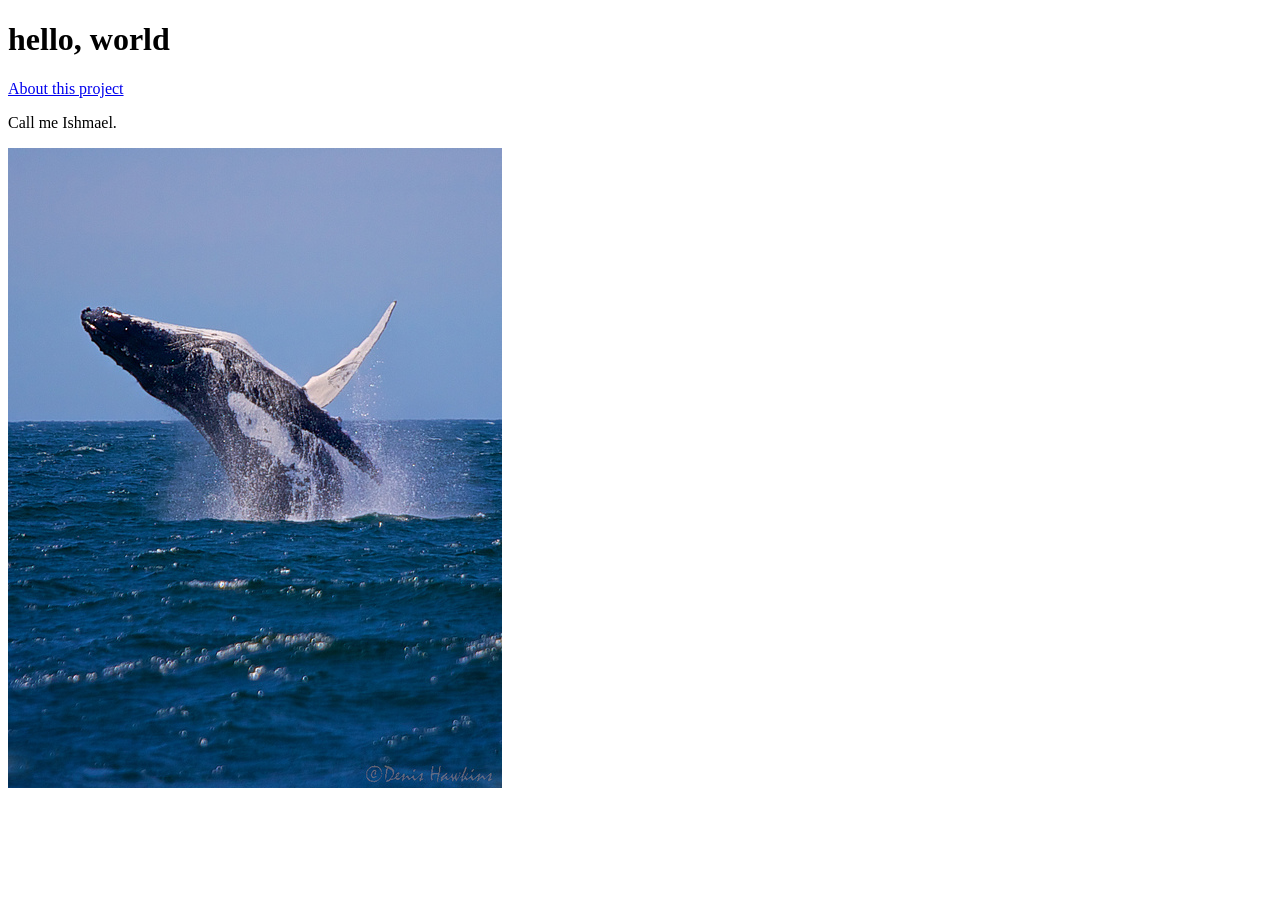
<file: index.html>
<!DOCTYPE html>
<html>
  <head>
    <title>A whale of a greeting</title>
  </head>
  <body>
    <h1>hello, world</h1>
    <a href="about.html">About this project</a>
    <p>Call me Ishmael.</p>
    <img src="images/breaching_whale.jpg">
  </body>
</html>
</file>
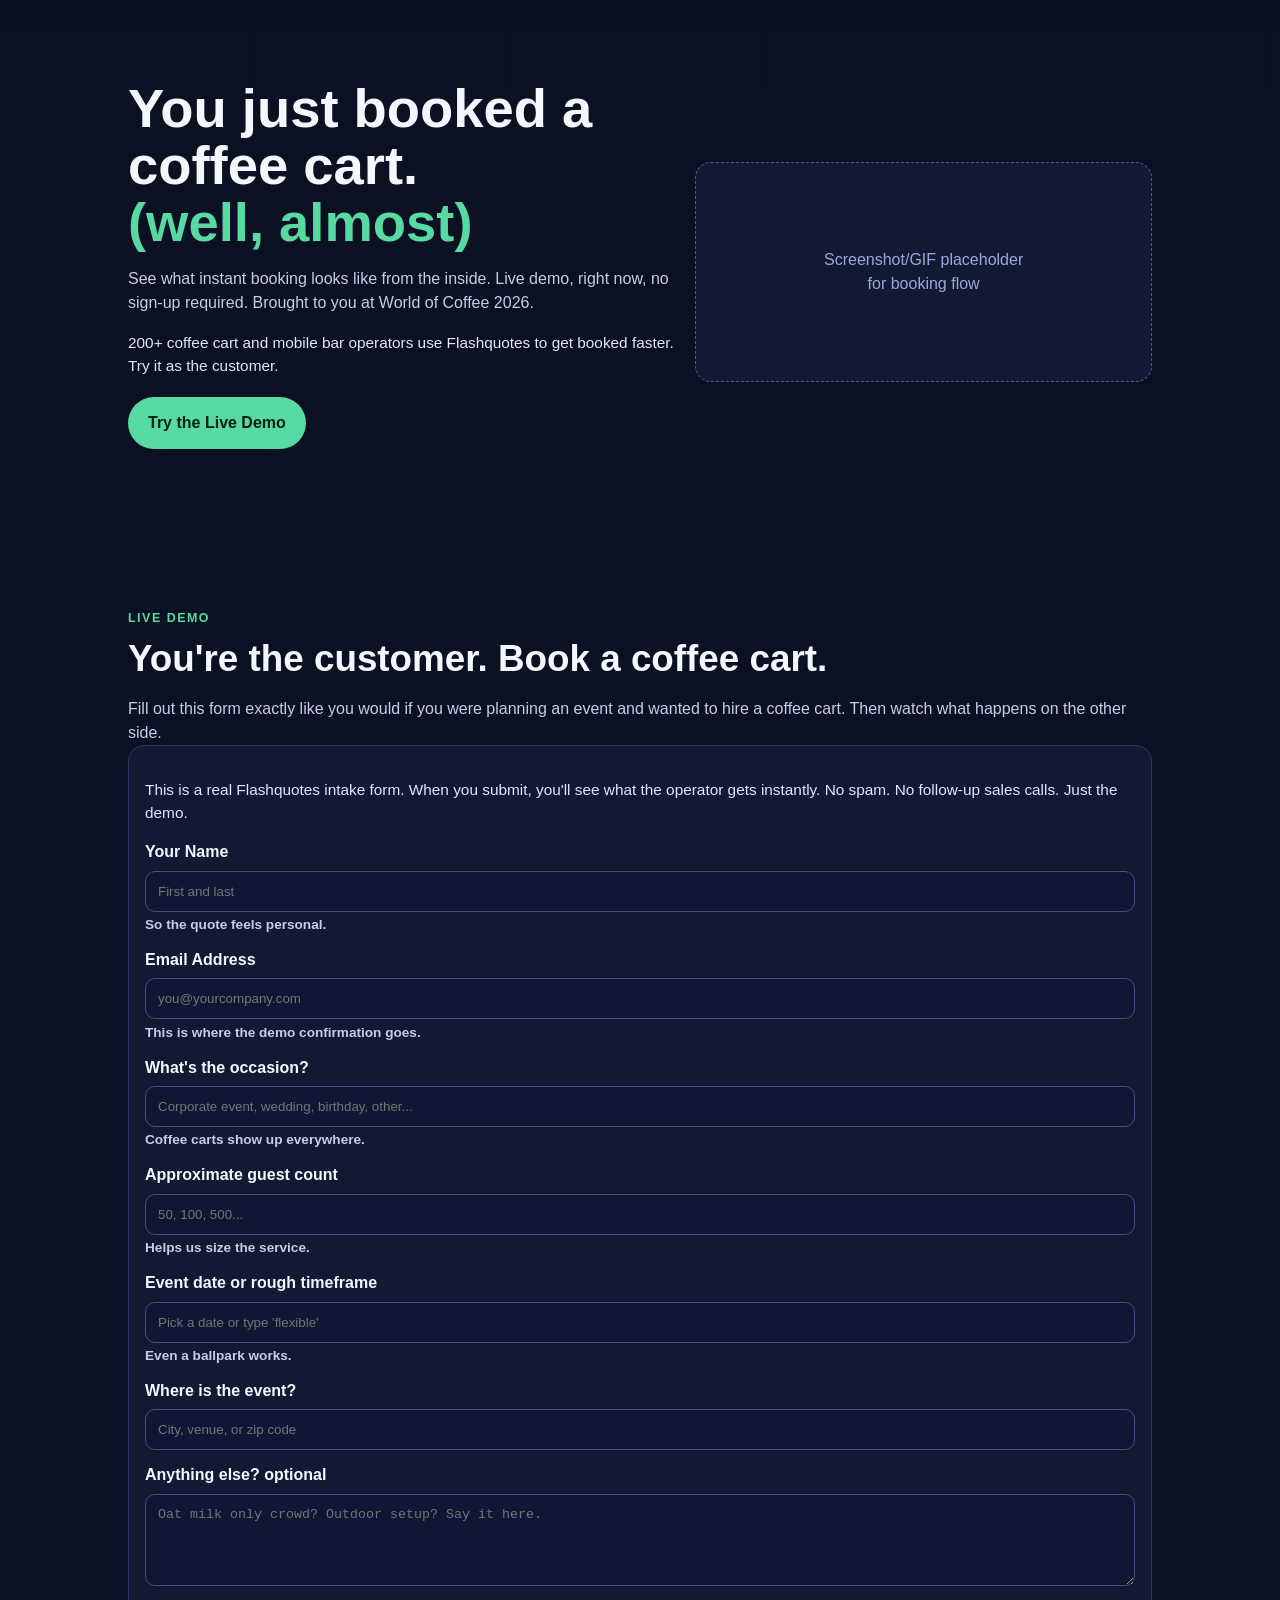
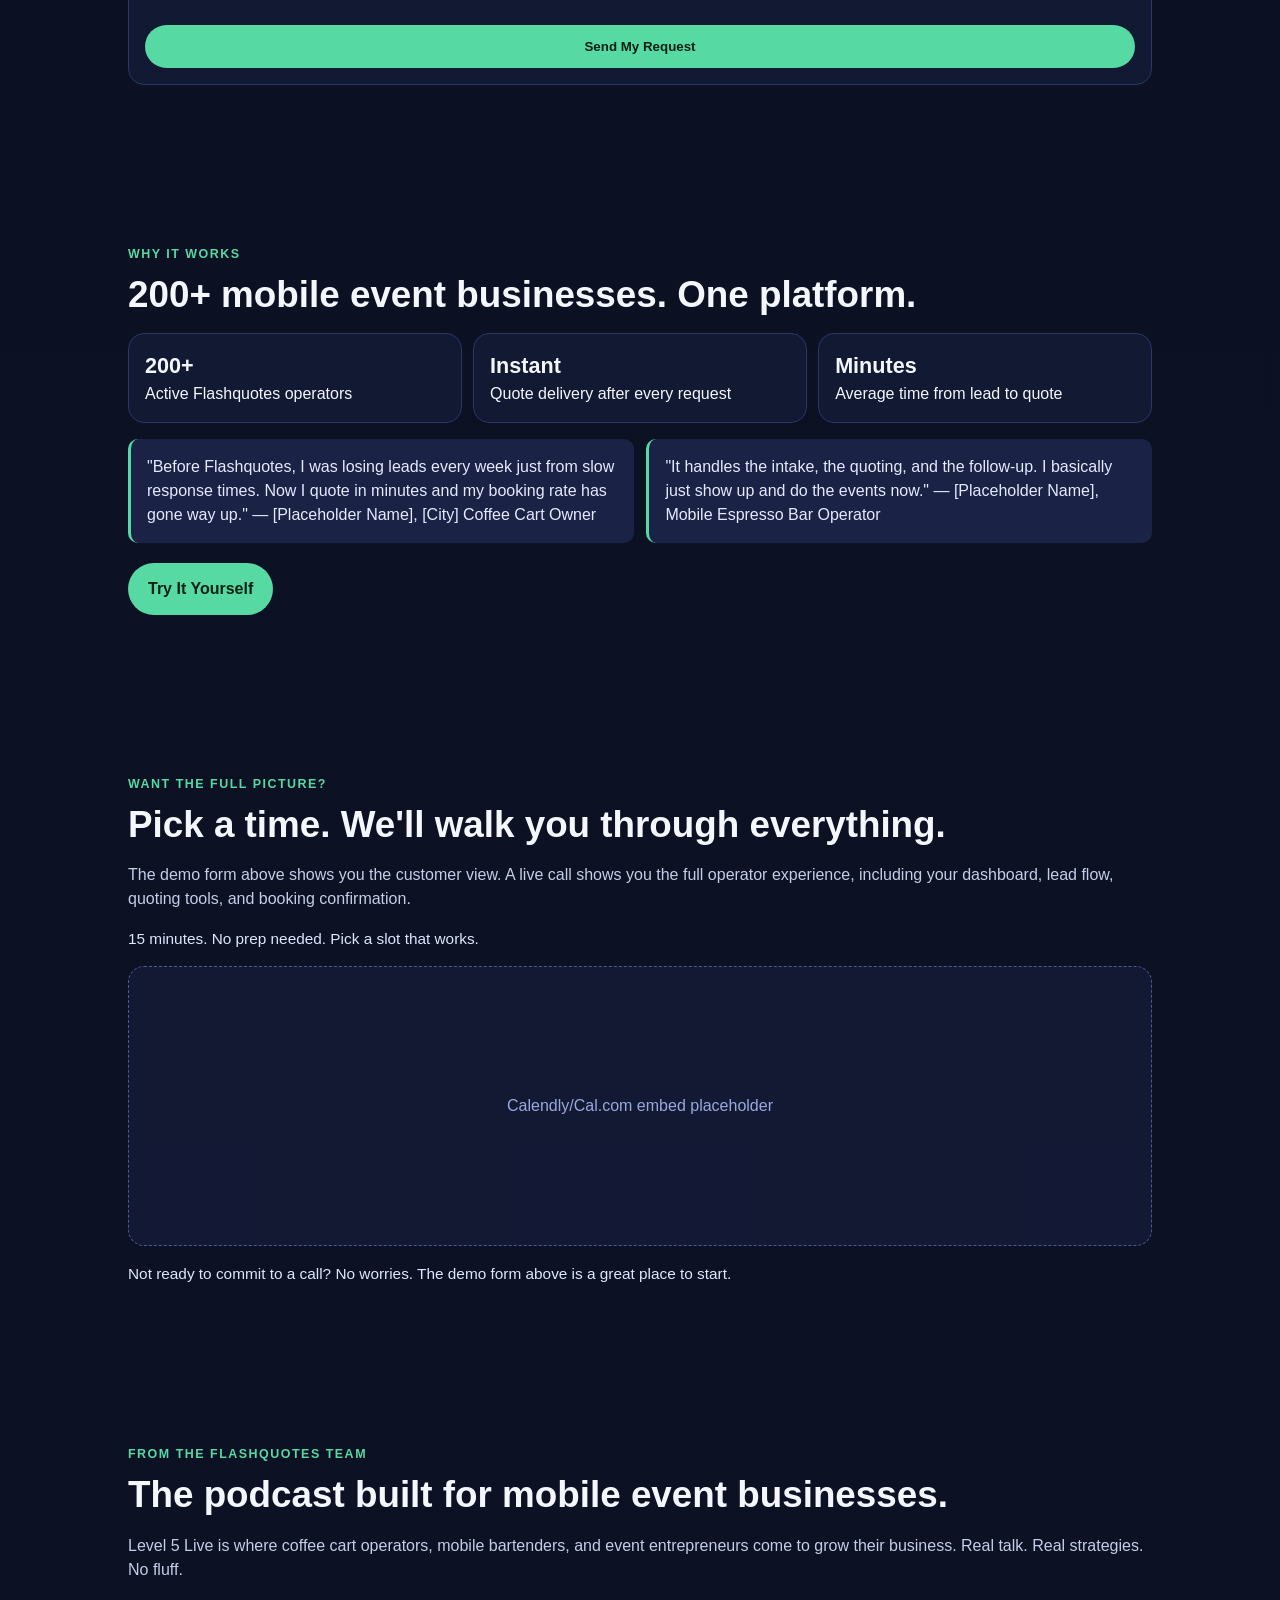
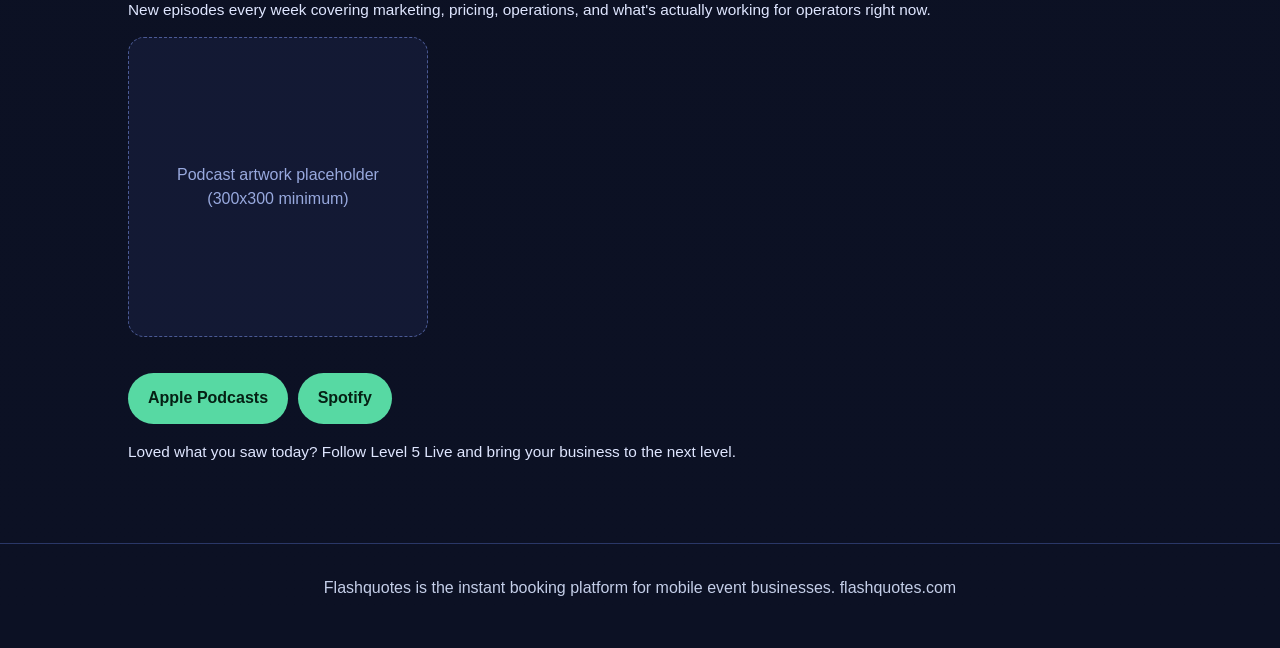
<file: woc2026/index.html>
<!DOCTYPE html>
<html lang="en">
  <head>
    <meta charset="UTF-8" />
    <meta name="viewport" content="width=device-width, initial-scale=1.0" />
    <title>Try Flashquotes Live | World of Coffee 2026</title>
    <meta
      name="description"
      content="See how instant booking works. Submit a real request and watch what happens on the operator side. No sign-up required."
    />
    <link rel="stylesheet" href="./styles.css" />
  </head>
  <body>
    <section>
      <div class="wrap hero-grid">
        <div>
          <h1>You just booked a coffee cart.<br /><span class="text-accent">(well, almost)</span></h1>
          <p class="sub">
            See what instant booking looks like from the inside. Live demo, right now, no sign-up required. Brought to
            you at World of Coffee 2026.
          </p>
          <p class="micro">
            200+ coffee cart and mobile bar operators use Flashquotes to get booked faster. Try it as the customer.
          </p>
          <a class="btn" href="#demo">Try the Live Demo</a>
        </div>
        <div class="visual-placeholder">Screenshot/GIF placeholder<br />for booking flow</div>
      </div>
    </section>

    <section id="demo">
      <div class="wrap">
        <p class="label">LIVE DEMO</p>
        <h2>You're the customer. Book a coffee cart.</h2>
        <p class="sub">
          Fill out this form exactly like you would if you were planning an event and wanted to hire a coffee cart.
          Then watch what happens on the other side.
        </p>

        <div class="card" id="demo-form-card">
          <p class="micro">
            This is a real Flashquotes intake form. When you submit, you'll see what the operator gets instantly. No
            spam. No follow-up sales calls. Just the demo.
          </p>
          <form id="demo-form">
            <label>
              Your Name
              <input type="text" placeholder="First and last" required />
              <span class="help">So the quote feels personal.</span>
            </label>
            <label>
              Email Address
              <input type="email" placeholder="you@yourcompany.com" required />
              <span class="help">This is where the demo confirmation goes.</span>
            </label>
            <label>
              What's the occasion?
              <input type="text" placeholder="Corporate event, wedding, birthday, other..." required />
              <span class="help">Coffee carts show up everywhere.</span>
            </label>
            <label>
              Approximate guest count
              <input type="number" placeholder="50, 100, 500..." required min="1" />
              <span class="help">Helps us size the service.</span>
            </label>
            <label>
              Event date or rough timeframe
              <input type="text" placeholder="Pick a date or type 'flexible'" required />
              <span class="help">Even a ballpark works.</span>
            </label>
            <label>
              Where is the event?
              <input type="text" placeholder="City, venue, or zip code" required />
            </label>
            <label>
              Anything else? optional
              <textarea placeholder="Oat milk only crowd? Outdoor setup? Say it here."></textarea>
            </label>
            <button class="btn" type="submit">Send My Request</button>
          </form>
        </div>

        <div class="card hidden" id="demo-success-card">
          <h2>Done. Here's what just happened.</h2>
          <p class="sub">
            On the operator's side, that request just landed as a hot lead. With Flashquotes, they get notified
            instantly and can send back a customized quote in minutes, not days. No phone tag. No back-and-forth email
            chains. Just a request in, a quote out, and a booking confirmed. That's the whole idea.
          </p>
          <p class="micro">Want to see it from the operator side? Book a 15-minute walkthrough.</p>
          <a class="btn" href="#schedule">Schedule a Demo</a>
        </div>
      </div>
    </section>

    <section>
      <div class="wrap">
        <p class="label">WHY IT WORKS</p>
        <h2>200+ mobile event businesses. One platform.</h2>

        <div class="stats">
          <div class="card stat"><span class="stat-value">200+</span>Active Flashquotes operators</div>
          <div class="card stat"><span class="stat-value">Instant</span>Quote delivery after every request</div>
          <div class="card stat"><span class="stat-value">Minutes</span>Average time from lead to quote</div>
        </div>

        <div class="quotes">
          <blockquote>
            "Before Flashquotes, I was losing leads every week just from slow response times. Now I quote in minutes
            and my booking rate has gone way up." — [Placeholder Name], [City] Coffee Cart Owner
          </blockquote>
          <blockquote>
            "It handles the intake, the quoting, and the follow-up. I basically just show up and do the events now."
            — [Placeholder Name], Mobile Espresso Bar Operator
          </blockquote>
        </div>

        <a class="btn" href="#demo">Try It Yourself</a>
      </div>
    </section>

    <section id="schedule">
      <div class="wrap">
        <p class="label">WANT THE FULL PICTURE?</p>
        <h2>Pick a time. We'll walk you through everything.</h2>
        <p class="sub">
          The demo form above shows you the customer view. A live call shows you the full operator experience,
          including your dashboard, lead flow, quoting tools, and booking confirmation.
        </p>
        <p class="micro">15 minutes. No prep needed. Pick a slot that works.</p>

        <div class="calendar-placeholder">Calendly/Cal.com embed placeholder</div>

        <p class="micro mt-1">Not ready to commit to a call? No worries. The demo form above is a great place to start.</p>
      </div>
    </section>

    <section>
      <div class="wrap">
        <p class="label">FROM THE FLASHQUOTES TEAM</p>
        <h2>The podcast built for mobile event businesses.</h2>
        <p class="sub">
          Level 5 Live is where coffee cart operators, mobile bartenders, and event entrepreneurs come to grow their
          business. Real talk. Real strategies. No fluff.
        </p>
        <p class="micro">
          New episodes every week covering marketing, pricing, operations, and what's actually working for operators
          right now.
        </p>

        <div class="podcast-art">Podcast artwork placeholder (300x300 minimum)</div>

        <div class="link-buttons">
          <a class="btn" href="https://podcasts.apple.com" target="_blank" rel="noopener noreferrer">Apple Podcasts</a>
          <a class="btn" href="https://open.spotify.com" target="_blank" rel="noopener noreferrer">Spotify</a>
        </div>

        <p class="micro mt-1">Loved what you saw today? Follow Level 5 Live and bring your business to the next level.</p>
      </div>
    </section>

    <footer>
      <div class="wrap">Flashquotes is the instant booking platform for mobile event businesses. flashquotes.com</div>
    </footer>

    <script src="./script.js"></script>
  </body>
</html>
</file>
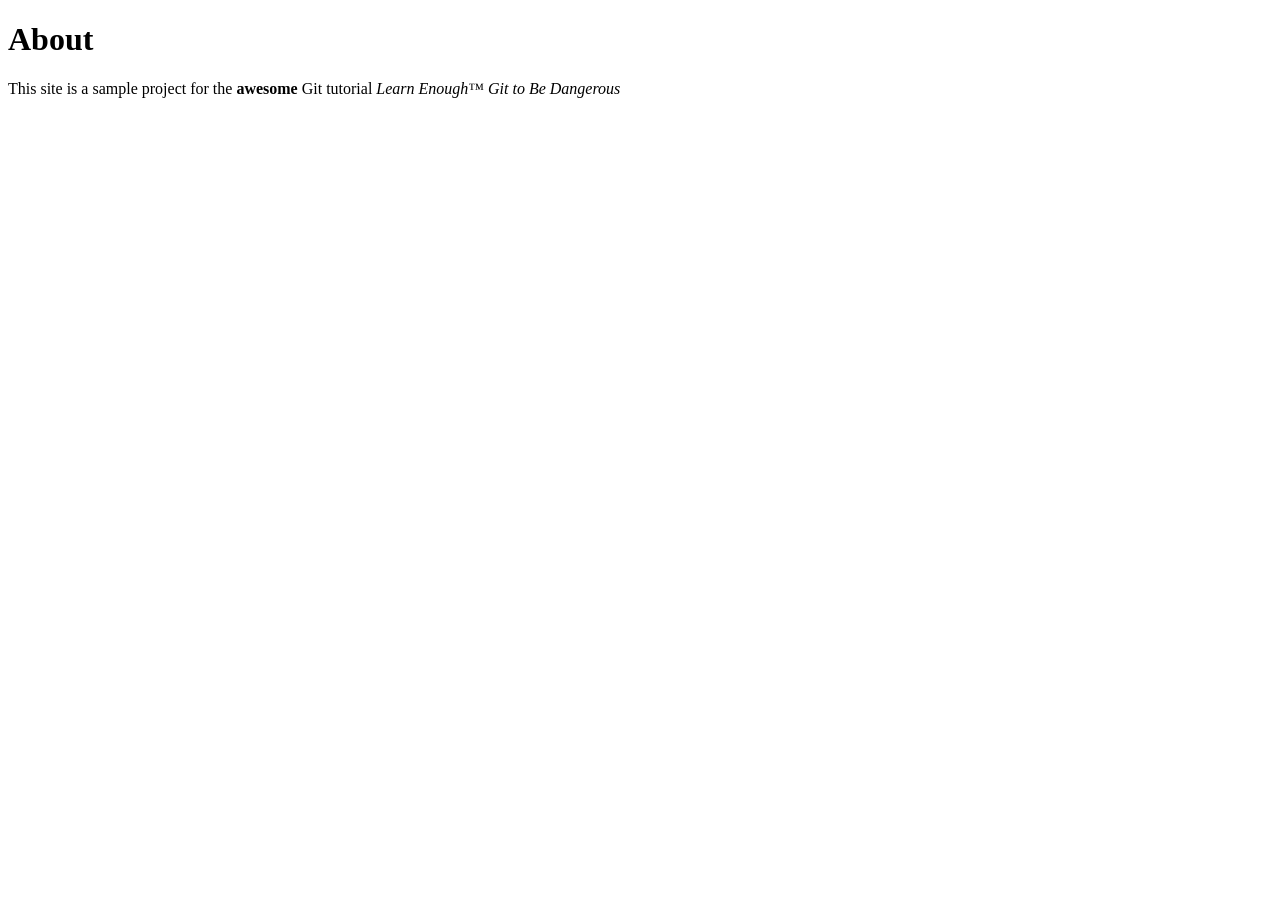
<file: about.html>
<!DOCTYPE html>
<html>
  <head>
    <title>About us</title>
  </head>
  <body>
    <h1>About</h1>
    <p>
      This site is a sample project for the <strong>awesome</strong>
      Git tutorial <em> Learn Enough™ Git to Be Dangerous</em>
    </p>
  </body>
</html>
</file>
<file: woc2026/styles.css>
:root {
  --bg: #0c1020;
  --surface: #121933;
  --surface-soft: #1a2345;
  --text: #f5f7ff;
  --muted: #c4cee8;
  --accent: #57d9a3;
  --accent-dark: #2fb884;
  --stroke: #2a3767;
  --max: 1024px;
}

* {
  box-sizing: border-box;
}

html {
  scroll-behavior: smooth;
}

body {
  margin: 0;
  font-family: -apple-system, BlinkMacSystemFont, "Segoe UI", Inter, Roboto, Helvetica, Arial, sans-serif;
  background: linear-gradient(180deg, #0b1022 0%, #0c1124 100%);
  color: var(--text);
  line-height: 1.5;
}

a {
  color: inherit;
}

.wrap {
  width: min(100% - 2rem, var(--max));
  margin-inline: auto;
}

section {
  padding: 3.5rem 0;
}

.label {
  margin: 0 0 0.6rem;
  letter-spacing: 0.12em;
  text-transform: uppercase;
  color: var(--accent);
  font-size: 0.78rem;
  font-weight: 700;
}

h1,
h2,
p {
  margin: 0;
}

h1 {
  font-size: clamp(2rem, 7vw, 3.4rem);
  line-height: 1.05;
}

h2 {
  font-size: clamp(1.5rem, 5.8vw, 2.3rem);
  line-height: 1.2;
}

.sub {
  margin-top: 1rem;
  color: var(--muted);
}

.micro {
  margin-top: 1rem;
  color: #dfe6ff;
  font-size: 0.96rem;
}

.btn {
  display: inline-block;
  border: 0;
  border-radius: 999px;
  background: var(--accent);
  color: #052014;
  padding: 0.85rem 1.25rem;
  font-weight: 700;
  text-decoration: none;
  margin-top: 1.25rem;
}

.btn:hover {
  background: var(--accent-dark);
}

.hero-grid {
  display: grid;
  gap: 1rem;
}

.text-accent {
  color: var(--accent);
}

.visual-placeholder,
.calendar-placeholder,
.podcast-art {
  border: 1px dashed #4b5a95;
  border-radius: 16px;
  background: rgba(26, 35, 69, 0.5);
  display: grid;
  place-items: center;
  color: #98a9de;
  text-align: center;
}

.visual-placeholder {
  min-height: 220px;
  margin-top: 1rem;
  padding: 1rem;
}

.card {
  background: var(--surface);
  border: 1px solid var(--stroke);
  border-radius: 16px;
  padding: 1rem;
}

form {
  margin-top: 1rem;
  display: grid;
  gap: 0.8rem;
}

label {
  display: block;
  font-weight: 600;
}

.help {
  display: block;
  margin-top: 0.2rem;
  font-size: 0.85rem;
  color: var(--muted);
}

input,
textarea {
  width: 100%;
  margin-top: 0.4rem;
  padding: 0.75rem;
  border-radius: 10px;
  border: 1px solid #425184;
  background: #0f1734;
  color: var(--text);
}

textarea {
  min-height: 92px;
  resize: vertical;
}

.stats {
  display: grid;
  gap: 0.7rem;
  margin-top: 1rem;
}

.stat-value {
  display: block;
  font-size: 1.35rem;
  font-weight: 700;
}

blockquote {
  margin: 0;
  padding: 1rem;
  border-left: 3px solid var(--accent);
  background: var(--surface-soft);
  border-radius: 10px;
  color: #e4eaff;
}

.quotes {
  display: grid;
  gap: 0.8rem;
  margin-top: 1rem;
}

.calendar-placeholder {
  min-height: 280px;
  margin-top: 1rem;
  padding: 1rem;
}

.podcast-art {
  width: 100%;
  max-width: 300px;
  aspect-ratio: 1 / 1;
  margin-top: 1rem;
  padding: 1rem;
}

.link-buttons {
  display: flex;
  flex-wrap: wrap;
  gap: 0.6rem;
  margin-top: 1rem;
}

footer {
  border-top: 1px solid var(--stroke);
  padding: 2rem 0 3rem;
  color: var(--muted);
  text-align: center;
}

.hidden {
  display: none;
}

.mt-1 {
  margin-top: 1rem;
}

@media (min-width: 768px) {
  section {
    padding: 5rem 0;
  }

  .hero-grid {
    grid-template-columns: 1.2fr 1fr;
    align-items: center;
    gap: 1.2rem;
  }

  .stats {
    grid-template-columns: repeat(3, 1fr);
  }

  .quotes {
    grid-template-columns: repeat(2, 1fr);
  }
}
</file>
